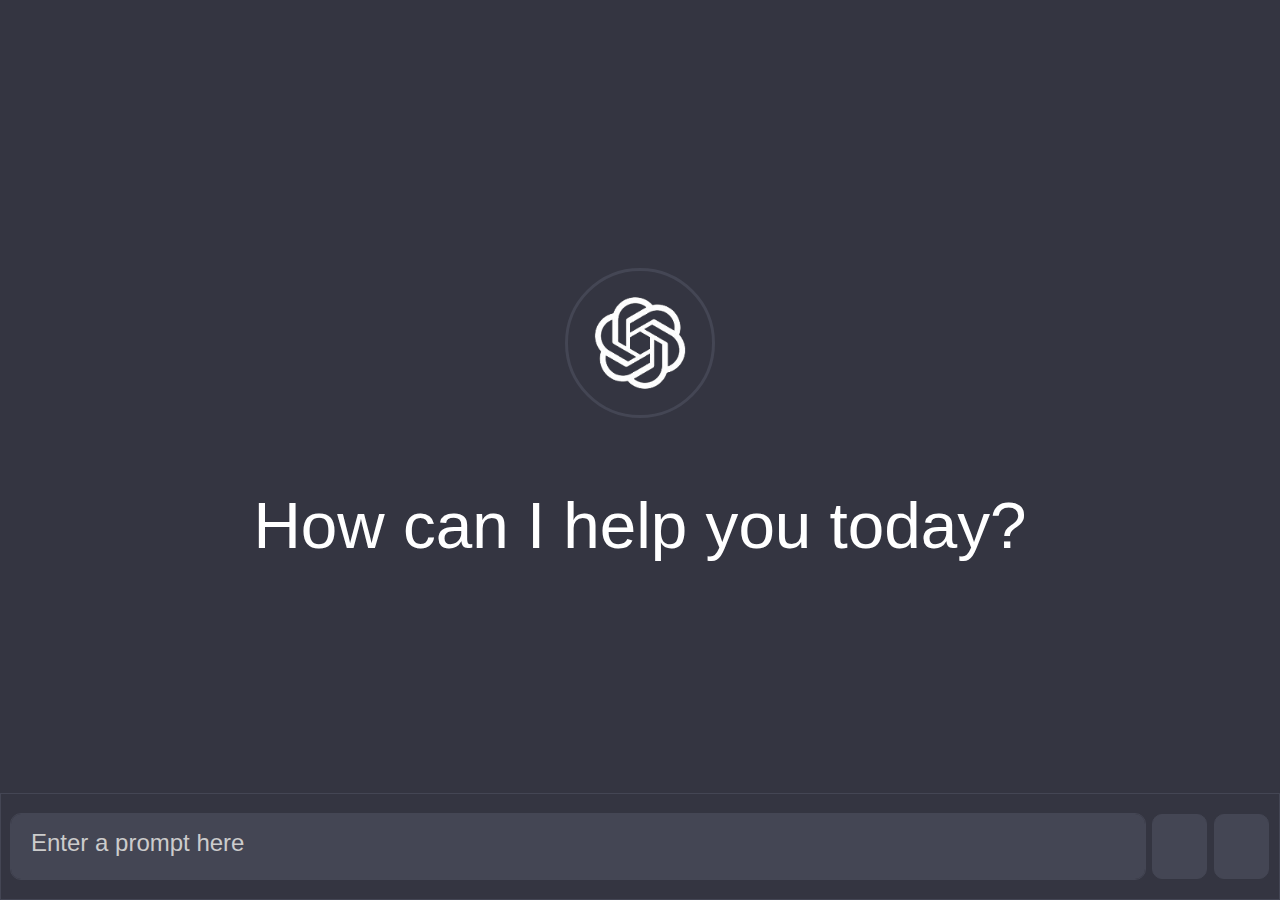
<file: chatgpt.html>
<!DOCTYPE html>
<html lang="en">

<head>
    <meta charset="UTF-8">
    <meta name="viewport" content="width=device-width, initial-scale=1.0">
    <title>Chatgpt Integration</title>
    <link rel="stylesheet" href="https://cdnjs.cloudflare.com/ajax/libs/font-awesome/6.5.1/css/all.min.css"
        integrity="sha512-DTOQO9RWCH3ppGqcWaEA1BIZOC6xxalwEsw9c2QQeAIftl+Vegovlnee1c9QX4TctnWMn13TZye+giMm8e2LwA=="
        crossorigin="anonymous" referrerpolicy="no-referrer" />
    <link rel="stylesheet" href="chatgpt.css" />
    <script src="./chatgpt.js" defer></script>
 
 <link rel="stylesheet" href="https://cdn.jsdelivr.net/npm/bootstrap-icons@1.3.0/font/bootstrap-icons.css">

</head>
<body id="button">
     <div class="chat-container"></div> 

    <div class="typing-container">
        <div class="typing-content">
            <div class="typing-textarea">
                <textarea id="chat-input" placeholder="Enter a prompt here" required></textarea>
                <i id="send-btn" class="fa-solid fa-arrow-up-from-bracket"></i>
            </div>
            <div class="typing-controls">
            <i id="theme-btn" onclick="changeIcon(this)" class="fa-regular fa-sun"></i>
            <i id="delete-btn" class="fa-regular fa-trash-can"></i>
          </div>
        </div>
        
    </div>

   

</body>

</html>
</file>
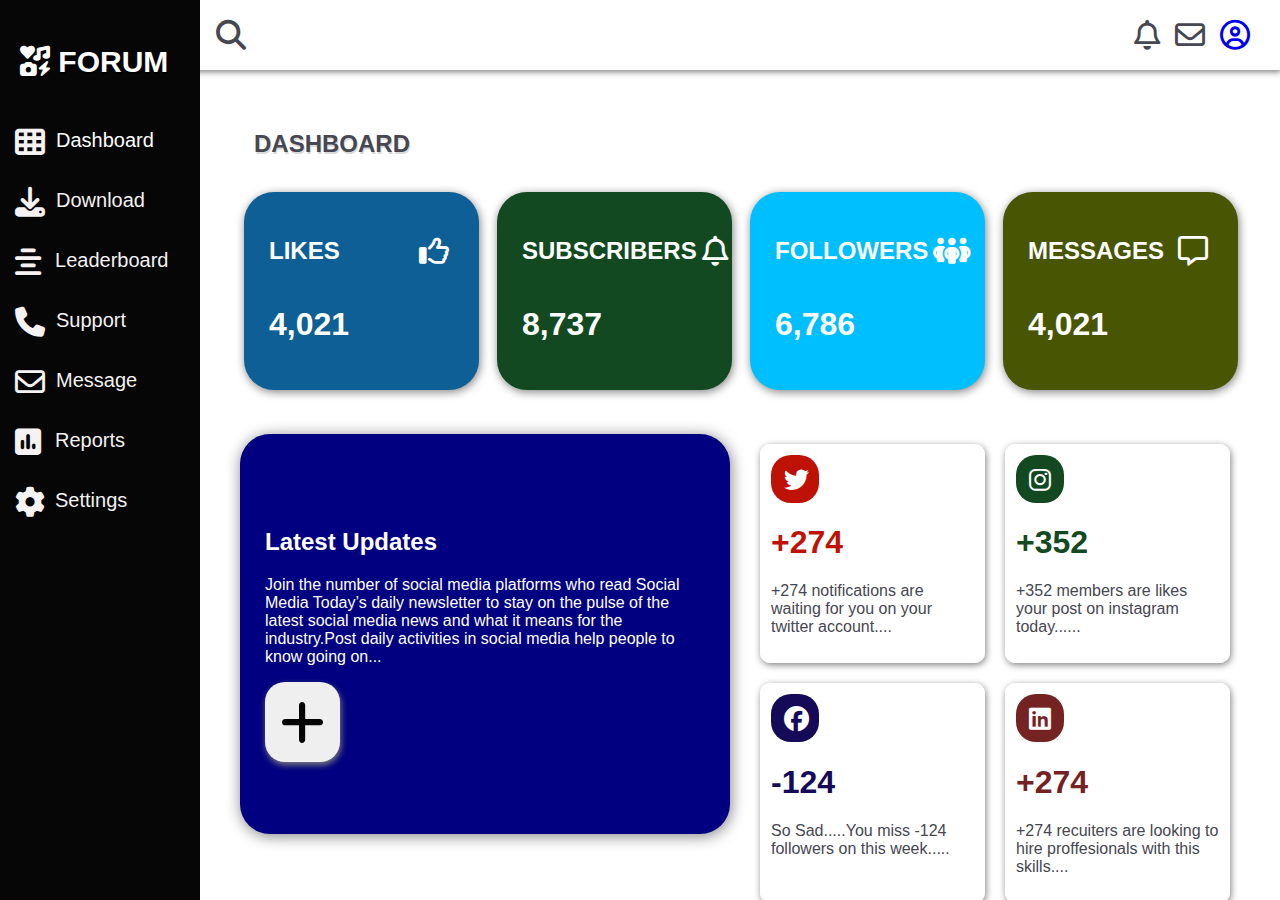
<file: dash.html>
<!DOCTYPE html>
<html lang="en">

<head>
  <meta charset="UTF-8">
  <meta name="viewport" content="width=device-width, initial-scale=1.0">
  <title>Social Media Dashboard</title>
  <link rel="stylesheet" href="./dash.css">
  <link rel="stylesheet" href="https://cdnjs.cloudflare.com/ajax/libs/font-awesome/6.5.1/css/all.min.css">


</head>

<body>

  <div class="grid-container">
    <header class="header">
      <div class="menu-icon" onclick="openSidebar()">
        <i class="fa-solid fa-bars material-icons-outlined"></i>
      </div>
      <div class="header-left">
        <i class="fa-solid fa-magnifying-glass material-icons-outlined"></i>
      </div>
      <div class="phone">
        <i class="fa-regular fa-bell material-icons-outlined"></i>
        <i class="fa-regular fa-envelope material-icons-outlined"></i>
        <a href="./so.html"><i class="fa-regular fa-circle-user material-icons-outlined"></i></a>

      </div>
    </header>
    <aside id="sidebar">
      <div class="sidebar-title">
        <div class="sidebar-brand">
          <i class="fa fa-icons"></i> FORUM
        </div>
        <i class="fa-regular fa-circle-xmark " onclick="closeSidebar()"></i>
      </div>
      <ul class="sidebar-list">
        <li class="sidebar-list-item">
          <a href="#">
            <i class="fa fa-table-cells material-icons-outlined"></i>
            <h8 style="font-size:20px;padding:9px 6px;color: white;">Dashboard</h8>
          </a>
        </li>
        <li class="sidebar-list-item">
          <a href="#">
            <i class="fa-solid fa-download material-icons-outlined"></i>
            <h8 style="font-size:20px;padding:9px 6px">Download</h8>
          </a>
        </li>
        <li class="sidebar-list-item">
          <a href="#">
            <i class="fa-solid fa-align-center material-icons-outlined"></i>
            <h8 style="font-size:20px;padding:9px">Leaderboard</h8>
          </a>
        </li>
        <li class="sidebar-list-item">
          <a href="#">
            <i class="fa fa-phone material-icons-outlined"></i>
            <h8 style="font-size:20px;padding:9px 6px">Support</h8>
          </a>
        </li>
        <li class="sidebar-list-item">
          <a href="#">
            <i class="fa-regular fa-envelope material-icons-outlined"></i>
            <h8 style="font-size:20px;padding:9px 6px"> Message</h8>
          </a>
        </li>
        <li class="sidebar-list-item">
          <a href="#">
            <i class="fa fa-square-poll-vertical material-icons-outlined"></i>
            <h8 style="font-size:20px; padding:9px 9px">Reports</h8>
          </a>
        </li>
        <li class="sidebar-list-item">
          <a href="#">
            <i class="fa fa-gear material-icons-outlined"></i>
            <h8 style="font-size:20px; padding:9px 5px;font-weight: 400px;">Settings</h8>
          </a>
        </li>

      </ul>
    </aside>

    <main class="main-container">
      <div class="main-title">
        <h2>DASHBOARD</h2>
      </div>
      <div class="main-cards">
        <div class="card">
          <div class="card-inner">
            <h2>LIKES</h2>
            <i class="fa-regular fa-thumbs-up material-icons-outlined"></i>
          </div>
          <h1>4,021</h1>
        </div>

        <div class="card">
          <div class="card-inner">
            <h2>SUBSCRIBERS</h2>
            <i class="fa-regular fa-bell "></i>
          </div>
          <h1>8,737</h1>
        </div>

        <div class="card">
          <div class="card-inner">
            <h2>FOLLOWERS</h2>
            <i class="fa-solid fa-people-group fa-regular"></i>
          </div>
          <h1>6,786</h1>
        </div>

        <div class="card">
          <div class="card-inner">
            <h2>MESSAGES</h2>
            <i class="fa-regular fa-message material-icons-outlined"></i>
          </div>
          <h1>4,021</h1>
        </div>
      </div>

      <div class="products">
        <div class="product-card">
          <h2 class="product-description">Latest Updates</h2>
          <p class="text-secondary">Join the number of social media platforms who read Social Media Today’s daily
            newsletter to stay on the pulse of the latest social media news and what it means for the industry.Post
            daily activities in social media help people to know going on...</p>
          <button type="button" class="product-button">
            <i class="fa-solid fa-plus material-icons-outlined"></i>
          </button>
        </div>

        <div class="social-media">
          <div class="product">


            <div class="hall">
              <div class="product-icon " style="background-color:   rgb(189, 18, 5);">
                <i class="fa-brands fa-twitter  "></i>
              </div>
              <h1 class="text-red" style="color:   rgb(189, 18, 5);">+274</h1>
              <p class="text-secondary">+274 notifications are waiting for you on your twitter account....
              </p>
            </div>

            <div class="hall">
              <div class="product-icon  background-green " style="background-color:rgb(18, 73, 32)">
                <i class="fa-brands fa-instagram  "></i>
              </div>
              <h1 class="text-green" style="color:rgb(18, 73, 32)">+352</h1>
              <p class="text-secondary">+352 members are likes your post on instagram today......</p>
            </div>

            <div class="hall">
              <div class="product-icon " style="background-color: rgb(20, 10, 87);">
                <i class="fa-brands fa-facebook"></i>
              </div>
              <h1 class="text-orange" style="color: rgb(20, 10, 87);">-124</h1>
              <p class="text-secondary">So Sad.....You miss -124 followers on this week.....</p>
            </div>

            <div class="hall">
              <div class="product-icon " style="background-color:rgb(116, 34, 34);">
                <i class="fa-brands fa-linkedin "></i>
              </div>
              <h1 class="text-blue" style="color:rgb(116, 34, 34);">+274</h1>
              <p class="text-secondary ">+274 recuiters are looking to hire proffesionals with this skills....</p>
            </div>
          </div>
        </div>
      </div>
    </main>
  </div>
</body>
<script src="./dash.js"></script>

</html>
</file>
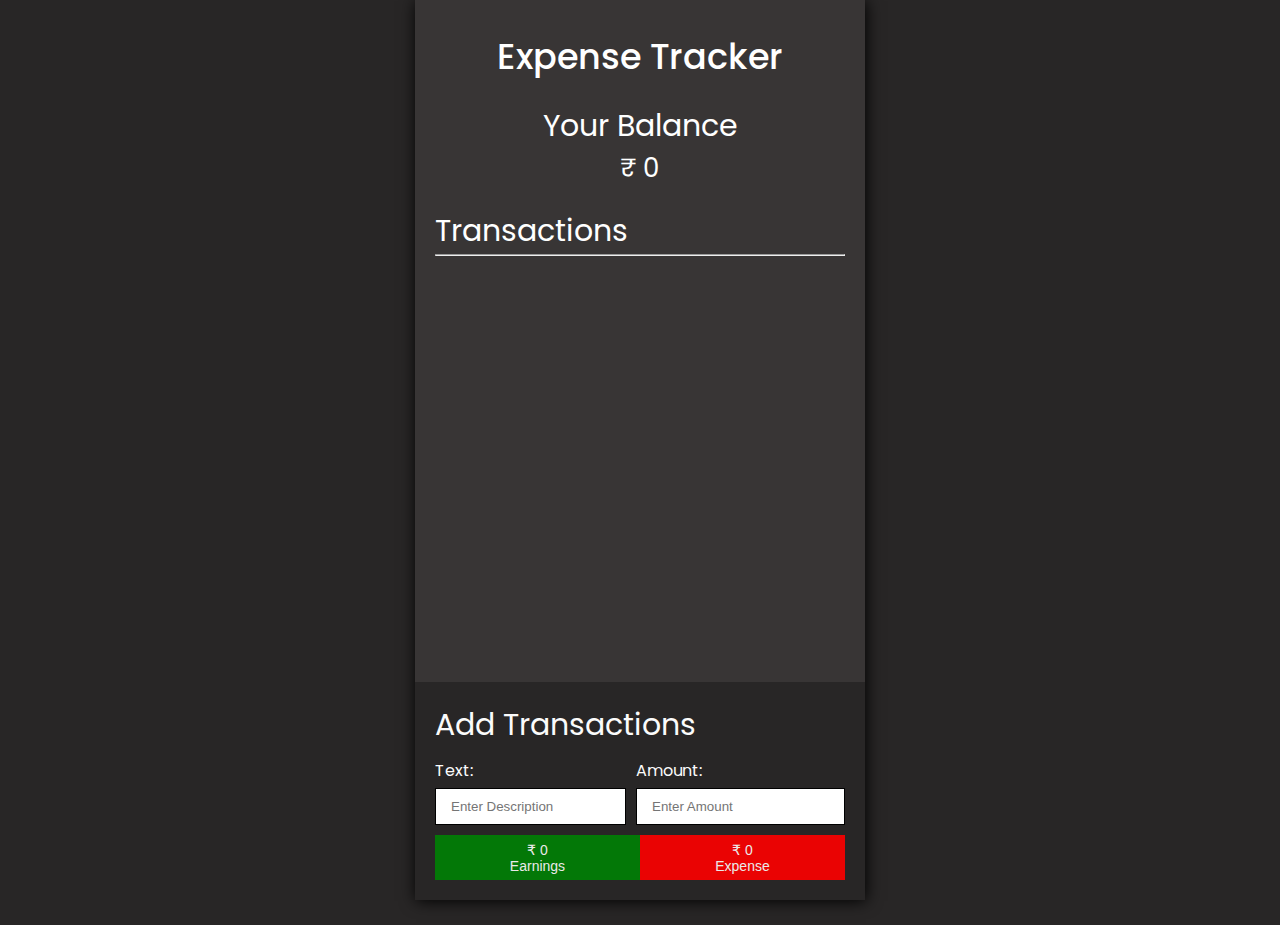
<file: expense.html>
<!DOCTYPE html>
<html lang="en">
  <head>
    <meta charset="UTF-8" />
    <meta http-equiv="X-UA-Compatible" content="IE=edge" />
    <meta name="viewport" content="width=device-width, initial-scale=1.0" />
    <title>Expense Tracker</title>
    <link rel="stylesheet" href="https://cdnjs.cloudflare.com/ajax/libs/font-awesome/6.5.2/css/all.min.css" integrity="sha512-SnH5WK+bZxgPHs44uWIX+LLJAJ9/2PkPKZ5QiAj6Ta86w+fsb2TkcmfRyVX3pBnMFcV7oQPJkl9QevSCWr3W6A==" crossorigin="anonymous" referrerpolicy="no-referrer" />
    <link rel="stylesheet" href="expense.css" />
    <script src="./expense.js" defer></script>
  </head>
  <body>
    <div class="container">
      <div class="box">
        <section class="box_upper">
          <h1>Expense Tracker</h1>

          <div class="balance">
            
            <h3>Your Balance</h3>
            <h2 id="netAmount">₹0</h2>
          </div>
        </section>

        <div class="transaction_container">
          <h3>Transactions</h3>
          <hr />

          <div class="transactions">
        
          </div>
        </div>
        <section class="transaction_form">
          <h3>Add Transactions</h3>
          <form id="transactionForm">
            <div class="inputs">
              <div class="form_control">
                <label for="text">Text:</label>
                <input
                  placeholder="Enter Description"
                  type="text"
                  name="text"
                  id="text"
                />
              </div>
              <div class="form_control">
                <label for="amount">Amount:</label>
                <input
                  placeholder="Enter Amount"
                  type="number"
                  name="amount"
                  id="amount"
                />
              </div>
            </div>

            <div class="buttons_container">
              <button type="submit" id="earnBtn">
                <p id="earning">₹0</p>
                <p>Earnings</p>
              </button>
              <button type="submit" id="expBtn">
                <p id="expense">₹0</p>
                <p>Expense</p>
              </button>
            </div>
          </form>
        </section>
      </div>
    </div>
  </body>
</html>
</file>
<file: dash.css>
body {
    margin: 0;
    padding: 0;
    box-sizing: border-box;
    color: rgb(70, 71, 81);
    height: 100vh;
    font-family: 'Segoe UI', Tahoma, Geneva, Verdana, sans-serif;
    }
    
    .grid-container{
    display: grid;
    grid-template-columns:180px 1fr 1fr 1fr ;
    grid-template-rows: 0.2fr 3fr;
    grid-template-areas:
    "sidebar header header header"
    "sidebar main main main";
    height: 100vh;
    }
    .header{
    grid-area: header;
    height: 70px;
    display: flex;
    align-items: center;
    justify-content: space-between;
    padding:0 30px 0 30px ;
    box-shadow: 1px 2px 6px gray;
    background-color:white;
    }
    #sidebar{
    grid-area: sidebar;
    height: 100%;
    width: 200px;
    background-color: rgb(6, 6, 6);
    color: rgb(7, 203, 238);
    overflow-y:auto ;
    transition: all 0.5s;
    -webkit-transition: all 0.5s;
    }
    .main-container{
    grid-area: main;
    overflow-y: auto;
    padding: 40px 40px;
    margin:0px 0px 0px 20px ;
    }
    .text-blue{
        color: rgb(29, 38, 154);
    }
    .background-blue{
        color: rgb(29, 38, 154);
    }
    .text-red{
        color: rgb(213, 0, 0);
    }
    .background-red{
        color: rgb(213,0, 0);
    }
    .text-green{
        color: rgb(46,125,50);
    }
    .background-green{
        color: rgb(46,125,50);
    }
    .text-orange{
    color: rgb(255,111,0);
    }
    .background-orange{
    color: rgb(255,111,0);
    }
    .material-icons-outlined{
        vertical-align: middle;
        line-height: 1px;
        font-size: 30px;
    }
    .menu-icon{
        display: none;
    }
    .sidebar-title{
    display: flex;
    font-size: 30px;
    justify-content: space-between;
    align-items: center;
    padding: 20px 20px 20px 20px;
    margin-bottom: -20px;
    color: white;
    text-shadow: 1px 2px black;
    }
    .sidebar-title .fa-circle-xmark{
        margin-top: 10px;
        font-size: 22px;
    }
    .sidebar-title > .fa-circle-xmark{
    display: none;
    }
    .sidebar-brand{
    margin-top: 25px;
    font-size: 30px;
    font-weight: 600;
    cursor: pointer;
    }
    .sidebar-brand > .fa-face-smile-beam{
    font-size: 35px;
    margin-bottom: 20px;
    
    }
    .sidebar-list{
    padding: 0;
    margin-top: 33px;
    list-style-type:none ;
    }
    
    .sidebar-list-item{
    padding: 15px 15px 15px 15px;
    font-size: 18px;
    }
    .sidebar-list-item:hover{
    background-color: rgba(255,255,255,0.2);
    cursor: pointer;
    }
    .sidebar-list-item > a {
    text-decoration: none;
    color: rgb(244, 242, 242);
    text-shadow: 0px 1px black;
    }
    .sidebar-responsive{
    display: inline !important;
    position: absolute;
    }
    .main-title{
        display: flex;
        justify-content: space-between;
       text-shadow: 1px 2px rgb(218, 218, 218);
       margin-left: 14px;
    }
    
    .main-cards{
        display: grid;
        grid-template-columns: 1fr 1fr 1fr 1fr;
        gap: 10px;
        margin: 10px 0;
    }
    .card{
    display: flex;
    width: 185px;
    flex-direction: column;
    justify-content: space-around;
    padding: 25px;
    color: rgb(255,255,255);
    border-radius: 30px;
    box-shadow:1px 2px 10px gray;
    margin: 4px;
    }
    .card:first-child {
    background-color: rgb(14, 95, 149);
    }
    .card:nth-child(2){
    background-color: rgb(18, 73, 32);
    }
    .card:nth-child(3){
    background-color: rgb(0, 191, 255);
    }
    .card:nth-child(4){
    background-color: rgb(72, 86, 4);
    }
    .card-inner{
    display: flex;
    align-items: center;
    justify-content:space-between ;
    }
    .card-inner > .fa-regular{
    font-size: 30px;
    margin: 5px;
    }
    .products{
    display: grid;
    grid-template-columns: 1fr 1fr ;
    gap: 20px;
    margin-top: 40px;
    }
    .product-card{
    height: 350px;
    background-color:navy;
    padding: 25px;
    color: white;
    border-radius: 30px;
    box-shadow: 1px 2px 15px gray;
    }
    .product-description{
    padding-top:50px ;
    }
    .product-button{
    color: rgb(5, 5, 5);
    padding: 15px;
    border: 0;
    border-radius:20px ;
    box-shadow: 1px 3px 6px rgb(126, 125, 125);
    }
    .product-button > .material-icons-outlined{
    font-size: 50px;
    
    }
    .social-media{
    height: 350px;
    padding: 10px;
    }
    .product{
    display: grid;
    grid-template-columns: 1fr 1fr;
    gap: 20px;
    }
    .product-icon{
    color:rgb(255,255, 255) ;
    width: 48px;
    height: 48px;
    display: flex;
    border-radius: 20px;
    }
    
    .product-icon > .fa-brands{
    font-size: 25px;
    align-items: center;
    justify-content: center;
    margin: 13px;
    
    }
    .social-media .product .hall{
        border: 1px solid white;
        padding: 10px;
        border-radius: 10px;
        box-shadow: 1px 2px 7px gray;
    }
    @media screen and (max-width: 992px){
    .grid-container{
    
    grid-template-columns: 1fr;
    grid-template-rows: 0.2fr 3fr;
    grid-template-areas: 
    "header"
    "main"
    }
    #sidebar{
       
       display: none; 
       width: 250px;
    }
    .menu-icon{
        display: inline;
    }
    .sidebar-title > .fa-circle-xmark{
      display: inline; 
      margin-top: 30px;
    
    }
    .main-container .main-cards{
        margin: 30px 75px;
        
       
    }
    }
    
    
    @media screen and (max-width: 768px){
        .main-cards{
            grid-template-columns:1fr  1fr;
            gap: 20px;
            margin-bottom: 0;
           
           
        }
        .main-cards .card{
            margin-left: -40px;
        }
        .products{
            grid-template-columns: 1fr;
            margin-top: 50px;
        }
        .products .product-card{
            width: 450px;
           align-items: center;
           margin: 0px 40px;
        }
        .social-media .product{
            margin: 0px 40px;
        }
        .header-left{
           margin-left: 500px;
        }
    
    }
    
    @media screen and (max-width: 567px){
        .main-cards{
            grid-template-columns:  1fr;
            gap: 20px;
            margin-bottom: 0;
           
        }
        .header-left{
            display: none;
        }
        .products .product-card{
            width: 330px;
            margin: 0px 10px;
        }
    }
    
    .grid-container .header .phone{
        display: flex;
        justify-content: space-between;
        gap: 15px;
        cursor: pointer;
    }
    .grid-container .header .header-left{
        padding: 6px;
    }
    .phone a{
        color: black;
    }
</file>
<file: expense.css>
@import url("https://fonts.googleapis.com/css2?family=Poppins:wght@100;200;300;400;500;600;700&display=swap");
:root {
  --primary: #3a3a3a;
  --primary-dark: #302d2d;
  --green: #008104;
  --red: #ff0000;
}

* {
  margin: 0;
  padding: 0;
  box-sizing: border-box;
}

html {
  font-family: "Poppins", sans-serif;
}

body {
  background-color:  #282626;
}

.container {
  display: grid;
  place-items: center;
  height: 100vh;
}

.box {
  background-color:rgb(250, 248, 248);
  width: 450px;
  height: 100vh;
  padding: 20px;
  background-color: #383535;
  color: white;
  position: absolute;
  box-shadow: 1px 1px 15px black;
}
p {
  font-size: 14px;
}
h1 {
    margin-top: 10px;
  font-weight: 500;
  font-size: 35px;
}
h2 {
  font-weight: 400;
  font-size: 26px;
}
h3 {
  font-weight: 400;
  font-size: 30px;
}

.box_upper,
.balance {
  display: flex;
  flex-direction: column;
  align-items: center;
}

.balance {
  margin-top: 20px;
}

.transaction_container {
  margin-top: 20px;
}

.transactions {
  margin-top: 10px;
  display: flex;
  flex-direction: column;
  gap: 10px;
}
.transaction {
  background-color: rgb(248, 240, 240);
  color: black;
  display: flex;
  flex-direction: column;
}
.transaction .left {
  padding: 7px;
  flex-grow: 1;
  display: flex;
  justify-content: space-between;
  align-items: center;
}
.content {
  display: flex;
}
.lower {
  padding: 10px;
  gap: 10px;
  display: none;
}
.lower i {
  height: 20px;
}
.showTransaction {
  display: flex;
}
.status {
  display: grid;
  place-items: center;
  color: white;
  min-height: 40px;
  min-width: 40px;
}
.credit {
  background-color: var(--green);
}
.debit {
  background-color: var(--red);
}

.transaction_form {
  background-color: #282626;
  position: absolute;
  bottom: 0;
  left: 0;
  width: 100%;
  color: rgb(251, 251, 251);
  padding: 20px;
}
.transaction_form h3 {
  margin-bottom: 10px;
}

.form_control {
  display: flex;
  flex-direction: column;
  gap: 5px;
}
.form_control:first-child {
  flex: 2;
}
.inputs {
  display: flex;
  gap: 10px;
}
form input {
  padding: 10px 15px;
  outline: 1px solid transparent;
  border: 1px solid black;
  width: 100%;
}
form input:focus-visible {
  outline: 1px solid var(--primary-dark);
  border: 1px solid var(--primary-dark);
}

.buttons_container {
  display: flex;
  margin-top: 10px;
}
.buttons_container button {
  width: 100%;
  height: 45px;
  color: white;
  border: none;
  opacity: 0.9;
  transition: 0.3s ease-in-out;
  cursor: pointer;
}
.buttons_container button:hover {
  opacity: 1;
  transition: 0.3s ease-in-out;
}

#earnBtn {
  background-color: var(--green);
}
#expBtn {
  background-color: var(--red);
}
</file>
<file: chatgpt.css>
@import url("https://cdn.jsdelivr.net/npm/bootstrap-icons@1.3.0/font/bootstrap-icons.css");

*{
    margin: 0;
    padding: 0;
    box-sizing: border-box;
    font-family:Arial, Helvetica, sans-serif;
}
:root{
    --text-color:#FFFFFF;
    --icon-color:#ACACBE;
    --icon-hover-bg:#5b5e71;
    --placeholder-color:#cccccc;
    --outgoing-chat-bg:#343541;
    --incoming-chat-bg:#444654;
    --outgoing-chat-border:#343541;
    --incoming-chat-border:#444654;
}
.light-mode{
    --text-color:#343541;
    --icon-color:#a9a9bc;
    --icon-hover-bg:#f1f1f3;
    --placeholder-color:#9f9f9f;
    --outgoing-chat-bg:#FFFFFF;
    --incoming-chat-bg:#F7F7F8;
    --outgoing-chat-border:#FFFFFF;
    --incoming-chat-border:#D9D9E3;
}
body{
   background: var(--outgoing-chat-bg);
}
.chat-container{
    max-height: 100vh;
    padding-bottom: 150px;
    overflow-y:auto;
}
.default-text{
    display: flex;
    align-items: center;
    justify-content: center;
    flex-direction: column;
    height: 70vh;
    padding: 0 10px;
    text-align: center;
    color: var(--text-color);
}
.default-text h1{
    font-size: 3.0rem;
    font-family: Cambria, Cochin, Georgia, Times, 'Times New Roman', serif;
}
.default-text p{
    margin-top: 70px;
    font-size: 4.1rem;
}
.default-text img{
    height: 150px;
    width: 150px;
    border:3px solid var(--incoming-chat-border);
    border-radius: 50%;
    margin-top: 200px; 
}
:where(.chat-container, textarea)::-webkit-scrollbar{
    width:6px;
}
:where(.chat-container, textarea)::-webkit-scrollbar-track{
   background: var(--incoming-chat-bg);
   border-radius: 25px;
}
:where(.chat-container, textarea)::-webkit-scrollbar-thumb{
   background: var(--icon-color);
   border-radius: 25px;
}
.chat-container .chat{
    padding: 25px 10px;
    display: flex;
    justify-content: center;
    color: var(--text-color);
}
.chat-container .chat.outgoing{
    background: var(--outgoing-chat-bg);
    border: 1px solid var(--outgoing-chat-border);
}
.chat-container .chat.incoming{
    background: var(--incoming-chat-bg);
    border: 1px solid var(--incoming-chat-border);
}
.chat .chat-content{
    display: flex;
    max-width: 1200px;
    width: 100%;
    align-items: flex-start;
    justify-content: space-between;
}
.chat .chat-content i{
    font-size: 1.3rem;
    color: var(--icon-color);
    visibility: hidden;
}
.chat:hover .chat-content:not(:has(.typing-animation, .error)) i{
    visibility: visible;
}
.chat .chat-details{
    display: flex;
    align-items: center;
}
.chat .chat-details img {
    width: 55px;
    height: 55px;
    align-self: flex-start;
    object-fit: cover;
    border-radius: 10px;
    border-radius: 25px;
}
.chat .chat-details p{
    white-space: pre-wrap;
    /* border-radius: 10px; */
    font-size: 1.4rem;
    font-family: Cambria, Cochin, Georgia, Times, 'Times New Roman', serif;
    padding: 0 50px 0 25px;
}
.chat .chat-details p.error{
    color : #e55865;
}
.fa-regular{
    user-select: none;
    cursor: pointer;
}
.typing-animation{
    display: inline-flex;
    padding-left: 25px;
}
.typing-animation .typing-dot{
    height: 7px;
    width: 7px;
    opacity:0.7;
    margin: 10px 3px;
    border-radius: 50%;
    background: var(--text-color);
    animation: animateDots 1.5s var(--delay) ease-in-out infinite;
}
@keyframes animateDots {
    0%, 44%{
        transform: translateY(0px);
    }
    22%{
        opacity: 0.4;
        transform: translateY(-6px);
    }
    44%{
       opacity: 0.2;
    }
}
.typing-container{
    position: fixed;
    bottom: 0;
    width: 100%;
    display: flex;
    padding: 20px 10px;
    justify-content: center;
    background: var(--outgoing-chat-bg);
    border: 1px solid var(--incoming-chat-border);
}
.typing-container .typing-content{
    max-width: 100%;
    width: 100%;
    display: flex;
    align-items: flex-end;
}
.typing-content .typing-textarea{
    width: 100%;
    display: flex;
    position:relative;
}
.typing-textarea textarea{
    width: 100%;
    height: 65px;
    border: none;
    resize: none;
    font-size: 1.5rem;
    max-height:250px;
    overflow-y:auto;
    border-radius: 10px;
    color: var(--text-color);
    padding: 15px 45px 15px 20px;
    background: var(--incoming-chat-bg);
    outline: 1px solid var(--incoming-chat-border);
}
.typing-textarea textarea::placeholder{
    color: var(--placeholder-color);
}
.typing-textarea textarea:valid ~ i{
    visibility: visible;
}
.typing-textarea i{
    position: absolute;
    right: 0;
    bottom: 0;
    visibility: hidden;   
}
#send-btn{
    font-size:25px;
}
.typing-content i{
    height: 55px;
    width: 55px;
    display: flex;
    align-items: center;
    justify-content: center;
    color: var(--icon-color);
}
.typing-controls{
    display: flex;   
}
.typing-controls i{
    margin-left: 7px;
    height: 65px;
    font-size: 1.4rem;
    border-radius: 10px;
    background: var(--incoming-chat-bg);
    border: 1px solid var(--incoming-chat-border);
}
</file>
